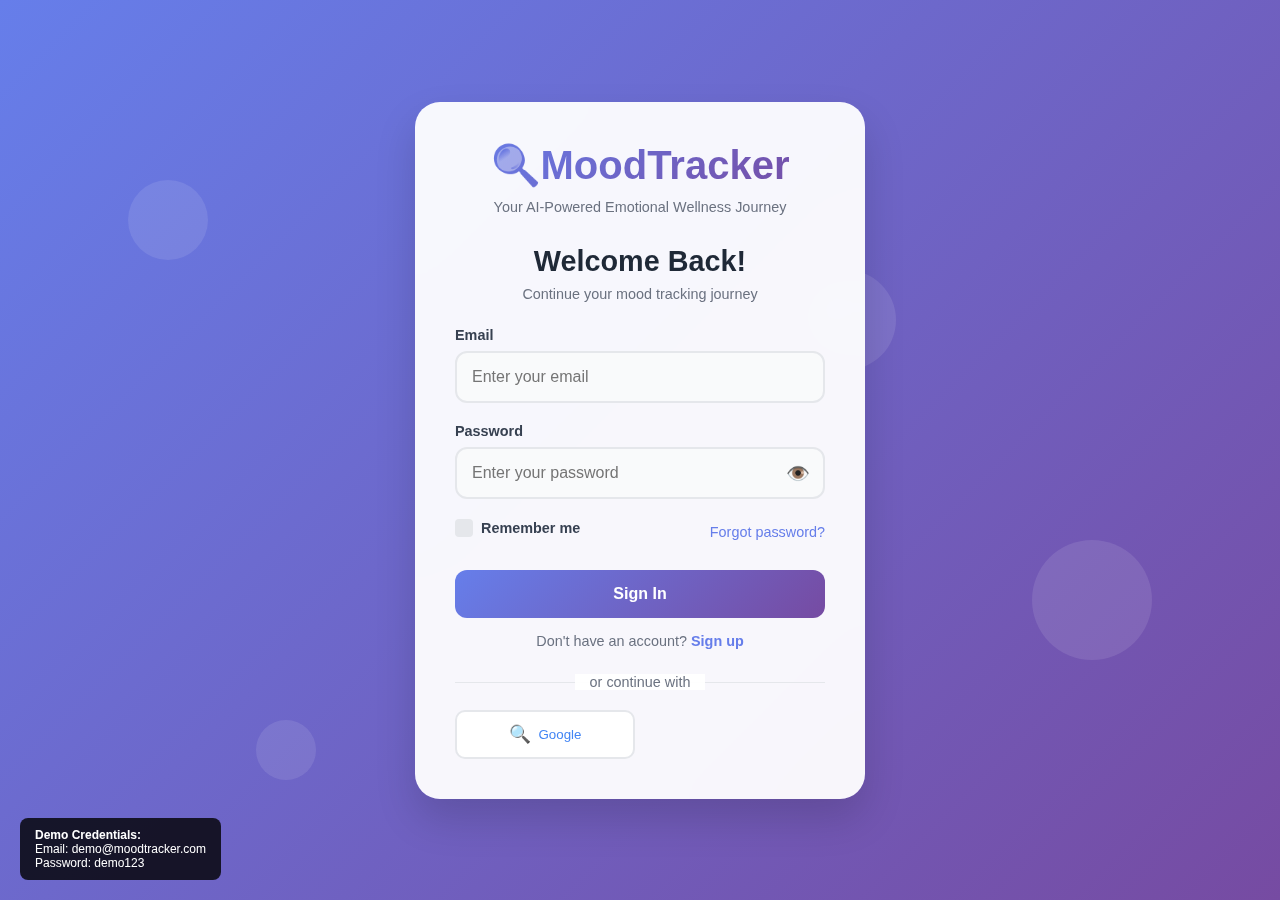
<file: FRONTEND/login.html>
<!DOCTYPE html>
<html lang="en">
<head>
    <meta charset="UTF-8">
    <meta name="viewport" content="width=device-width, initial-scale=1.0">
    <title>MoodTracker - Login</title>
    <link rel="stylesheet" href="style/auth-styles.css">
</head>
<body>
    <div class="auth-container">
        <div class="auth-card">
            <div class="logo-section">
                <div class="logo">🔍MoodTracker</div>
                <p class="tagline">Your AI-Powered Emotional Wellness Journey</p>
            </div>

            <!-- Login Form -->
            <div class="form-container" id="loginForm">
                <h2>Welcome Back!</h2>
                <p class="form-subtitle">Continue your mood tracking journey</p>
                
                <form id="loginFormElement">
                    <div class="input-group">
                        <label for="loginEmail">Email</label>
                        <input type="email" id="loginEmail" name="email" placeholder="Enter your email" required>
                    </div>
                    
                    <div class="input-group">
                        <label for="loginPassword">Password</label>
                        <input type="password" id="loginPassword" name="password" placeholder="Enter your password" required>
                        <div class="password-toggle" onclick="togglePassword('loginPassword')">👁️</div>
                    </div>
                    
                    <div class="form-options">
                        <label class="checkbox-container">
                            <input type="checkbox" id="rememberMe">
                            <span class="checkmark"></span>
                            Remember me
                        </label>
                        <a href="#" class="forgot-link">Forgot password?</a>
                    </div>
                    
                    <button type="submit" class="auth-btn primary">Sign In</button>
                </form>
                
                <div class="form-footer">
                    <p>Don't have an account? <a href="#" onclick="switchToSignup()">Sign up</a></p>
                </div>
            </div>

            <!-- Signup Form -->
            <div class="form-container hidden" id="signupForm">
                <h2>Join MoodTracker</h2>
                <p class="form-subtitle">Start your emotional wellness journey today</p>
                
                <form id="signupFormElement">
                    <div class="input-group">
                        <label for="signupName">Full Name</label>
                        <input type="text" id="signupName" name="name" placeholder="Enter your full name" required>
                    </div>
                    
                    <div class="input-group">
                        <label for="signupEmail">Email</label>
                        <input type="email" id="signupEmail" name="email" placeholder="Enter your email" required>
                    </div>
                    
                    <div class="input-group">
                        <label for="signupPassword">Password</label>
                        <input type="password" id="signupPassword" name="password" placeholder="Create a password" required minlength="6">
                        <div class="password-toggle" onclick="togglePassword('signupPassword')">👁️</div>
                    </div>
                    
                    <div class="input-group">
                        <label for="confirmPassword">Confirm Password</label>
                        <input type="password" id="confirmPassword" name="confirmPassword" placeholder="Confirm your password" required>
                        <div class="password-toggle" onclick="togglePassword('confirmPassword')">👁️</div>
                    </div>
                    
                    <div class="form-options">
                        <label class="checkbox-container">
                            <input type="checkbox" id="agreeTerms" required>
                            <span class="checkmark"></span>
                            I agree to the <a href="#" class="terms-link">Terms & Conditions</a>
                        </label>
                    </div>
                    
                    <button type="submit" class="auth-btn primary">Create Account</button>
                </form>
                
                <div class="form-footer">
                    <p>Already have an account? <a href="#" onclick="switchToLogin()">Sign in</a></p>
                </div>
            </div>

            <!-- Social Login Options -->
            <div class="social-login">
                <div class="divider">
                    <span>or continue with</span>
                </div>
                
                <div class="social-buttons">
                    <button class="social-btn google" onclick="loginWithGoogle()">
                        <span class="social-icon">🔍</span>
                        Google
                    </button>
                   
                </div>
            </div>
        </div>

        <!-- Background Animation -->
        <div class="bg-animation">
            <div class="floating-shape shape1"></div>
            <div class="floating-shape shape2"></div>
            <div class="floating-shape shape3"></div>
            <div class="floating-shape shape4"></div>
        </div>
    </div>

    <!-- Loading Overlay -->
    <div class="loading-overlay hidden" id="loadingOverlay">
        <div class="spinner"></div>
        <p>Signing you in...</p>
    </div>

    <script src="auth-script.js"></script>
</body>
</html>
</file>
<file: FRONTEND/style/auth-styles.css>
* {
    margin: 0;
    padding: 0;
    box-sizing: border-box;
}

body {
    font-family: 'Segoe UI', Tahoma, Geneva, Verdana, sans-serif;
    background: linear-gradient(135deg, #667eea 0%, #764ba2 100%);
    min-height: 100vh;
    display: flex;
    align-items: center;
    justify-content: center;
    overflow: hidden;
}

.auth-container {
    position: relative;
    width: 100%;
    height: 100vh;
    display: flex;
    align-items: center;
    justify-content: center;
}

.auth-card {
    background: rgba(255, 255, 255, 0.95);
    backdrop-filter: blur(20px);
    border-radius: 25px;
    padding: 40px;
    width: 100%;
    max-width: 450px;
    box-shadow: 0 20px 40px rgba(0, 0, 0, 0.15);
    position: relative;
    z-index: 10;
    animation: slideIn 0.6s ease-out;
}

@keyframes slideIn {
    from {
        opacity: 0;
        transform: translateY(50px);
    }
    to {
        opacity: 1;
        transform: translateY(0);
    }
}

.logo-section {
    text-align: center;
    margin-bottom: 30px;
}

.logo {
    font-size: 2.5rem;
    font-weight: bold;
    background: linear-gradient(135deg, #667eea 0%, #764ba2 100%);
    -webkit-background-clip: text;
    -webkit-text-fill-color: transparent;
    background-clip: text;
    margin-bottom: 10px;
}

.tagline {
    color: #6b7280;
    font-size: 0.9rem;
}

.form-container {
    transition: all 0.3s ease;
}

.form-container.hidden {
    display: none;
}

.form-container h2 {
    color: #1f2937;
    font-size: 1.8rem;
    margin-bottom: 8px;
    text-align: center;
}

.form-subtitle {
    color: #6b7280;
    text-align: center;
    margin-bottom: 25px;
    font-size: 0.9rem;
}

.input-group {
    position: relative;
    margin-bottom: 20px;
}

label {
    display: block;
    margin-bottom: 8px;
    color: #374151;
    font-weight: 600;
    font-size: 0.9rem;
}

input[type="text"],
input[type="email"],
input[type="password"] {
    width: 100%;
    padding: 15px;
    border: 2px solid #e5e7eb;
    border-radius: 12px;
    font-size: 16px;
    transition: all 0.3s ease;
    background: #f9fafb;
}

input[type="text"]:focus,
input[type="email"]:focus,
input[type="password"]:focus {
    outline: none;
    border-color: #667eea;
    background: white;
    box-shadow: 0 0 0 3px rgba(102, 126, 234, 0.1);
}

.password-toggle {
    position: absolute;
    right: 15px;
    top: 50%;
    transform: translateY(-50%);
    cursor: pointer;
    font-size: 1.2rem;
    user-select: none;
    margin-top: 12px;
}

.form-options {
    display: flex;
    justify-content: space-between;
    align-items: center;
    margin-bottom: 25px;
    font-size: 0.9rem;
}

.checkbox-container {
    display: flex;
    align-items: center;
    cursor: pointer;
    position: relative;
}

.checkbox-container input[type="checkbox"] {
    opacity: 0;
    width: 0;
    height: 0;
}

.checkmark {
    width: 18px;
    height: 18px;
    background: #e5e7eb;
    border-radius: 4px;
    margin-right: 8px;
    position: relative;
    transition: all 0.3s ease;
}

.checkbox-container input[type="checkbox"]:checked + .checkmark {
    background: #667eea;
}

.checkbox-container input[type="checkbox"]:checked + .checkmark::after {
    content: '✓';
    position: absolute;
    top: 50%;
    left: 50%;
    transform: translate(-50%, -50%);
    color: white;
    font-size: 12px;
}

.forgot-link,
.terms-link {
    color: #667eea;
    text-decoration: none;
    font-weight: 500;
    transition: color 0.3s ease;
}

.forgot-link:hover,
.terms-link:hover {
    color: #4f46e5;
}

.auth-btn {
    width: 100%;
    padding: 15px;
    border: none;
    border-radius: 12px;
    font-size: 16px;
    font-weight: 600;
    cursor: pointer;
    transition: all 0.3s ease;
    margin-bottom: 15px;
}

.auth-btn.primary {
    background: linear-gradient(135deg, #667eea 0%, #764ba2 100%);
    color: white;
}

.auth-btn.primary:hover {
    transform: translateY(-2px);
    box-shadow: 0 10px 25px rgba(102, 126, 234, 0.3);
}

.form-footer {
    text-align: center;
    color: #6b7280;
    font-size: 0.9rem;
}

.form-footer a {
    color: #667eea;
    text-decoration: none;
    font-weight: 600;
}

.form-footer a:hover {
    color: #4f46e5;
}

.social-login {
    margin-top: 25px;
}

.divider {
    text-align: center;
    position: relative;
    margin-bottom: 20px;
    color: #6b7280;
    font-size: 0.9rem;
}

.divider::before {
    content: '';
    position: absolute;
    top: 50%;
    left: 0;
    right: 0;
    height: 1px;
    background: #e5e7eb;
    z-index: 1;
}

.divider span {
    background: rgba(255, 255, 255, 0.95);
    padding: 0 15px;
    position: relative;
    z-index: 2;
}

.social-buttons {
    display: grid;
    grid-template-columns: 1fr 1fr;
    gap: 10px;
}

.social-btn {
    display: flex;
    align-items: center;
    justify-content: center;
    padding: 12px;
    border: 2px solid #e5e7eb;
    border-radius: 10px;
    background: white;
    cursor: pointer;
    transition: all 0.3s ease;
    font-weight: 500;
}

.social-btn:hover {
    border-color: #667eea;
    transform: translateY(-1px);
}

.social-icon {
    margin-right: 8px;
    font-size: 1.1rem;
}

.social-btn.google {
    color: #4285f4;
}


.loading-overlay {
    position: fixed;
    top: 0;
    left: 0;
    width: 100%;
    height: 100%;
    background: rgba(0, 0, 0, 0.5);
    display: flex;
    flex-direction: column;
    align-items: center;
    justify-content: center;
    z-index: 1000;
    color: white;
}

.loading-overlay.hidden {
    display: none;
}

.spinner {
    width: 50px;
    height: 50px;
    border: 4px solid rgba(255, 255, 255, 0.3);
    border-top: 4px solid white;
    border-radius: 50%;
    animation: spin 1s linear infinite;
    margin-bottom: 20px;
}

@keyframes spin {
    0% { transform: rotate(0deg); }
    100% { transform: rotate(360deg); }
}

/* Background Animation */
.bg-animation {
    position: absolute;
    top: 0;
    left: 0;
    width: 100%;
    height: 100%;
    overflow: hidden;
    z-index: 1;
}

.floating-shape {
    position: absolute;
    background: rgba(255, 255, 255, 0.1);
    border-radius: 50%;
    animation: float 6s ease-in-out infinite;
}

.shape1 {
    width: 80px;
    height: 80px;
    top: 20%;
    left: 10%;
    animation-delay: 0s;
}

.shape2 {
    width: 120px;
    height: 120px;
    top: 60%;
    right: 10%;
    animation-delay: 2s;
}

.shape3 {
    width: 60px;
    height: 60px;
    top: 80%;
    left: 20%;
    animation-delay: 4s;
}

.shape4 {
    width: 100px;
    height: 100px;
    top: 30%;
    right: 30%;
    animation-delay: 1s;
}

@keyframes float {
    0%, 100% {
        transform: translateY(0) rotate(0deg);
    }
    50% {
        transform: translateY(-20px) rotate(180deg);
    }
}

/* Mobile Responsive */
@media (max-width: 768px) {
    .auth-card {
        margin: 20px;
        padding: 30px 25px;
        max-width: none;
    }
    
    .logo {
        font-size: 2rem;
    }
    
    .social-buttons {
        grid-template-columns: 1fr;
    }
}

/* Error States */
.input-error {
    border-color: #ef4444 !important;
    background-color: #fef2f2 !important;
}

.error-message {
    color: #ef4444;
    font-size: 0.8rem;
    margin-top: 5px;
    display: block;
}

/* Success States */
.input-success {
    border-color: #10b981 !important;
}

.success-message {
    color: #10b981;
    font-size: 0.8rem;
    margin-top: 5px;
    display: block;
}
</file>
